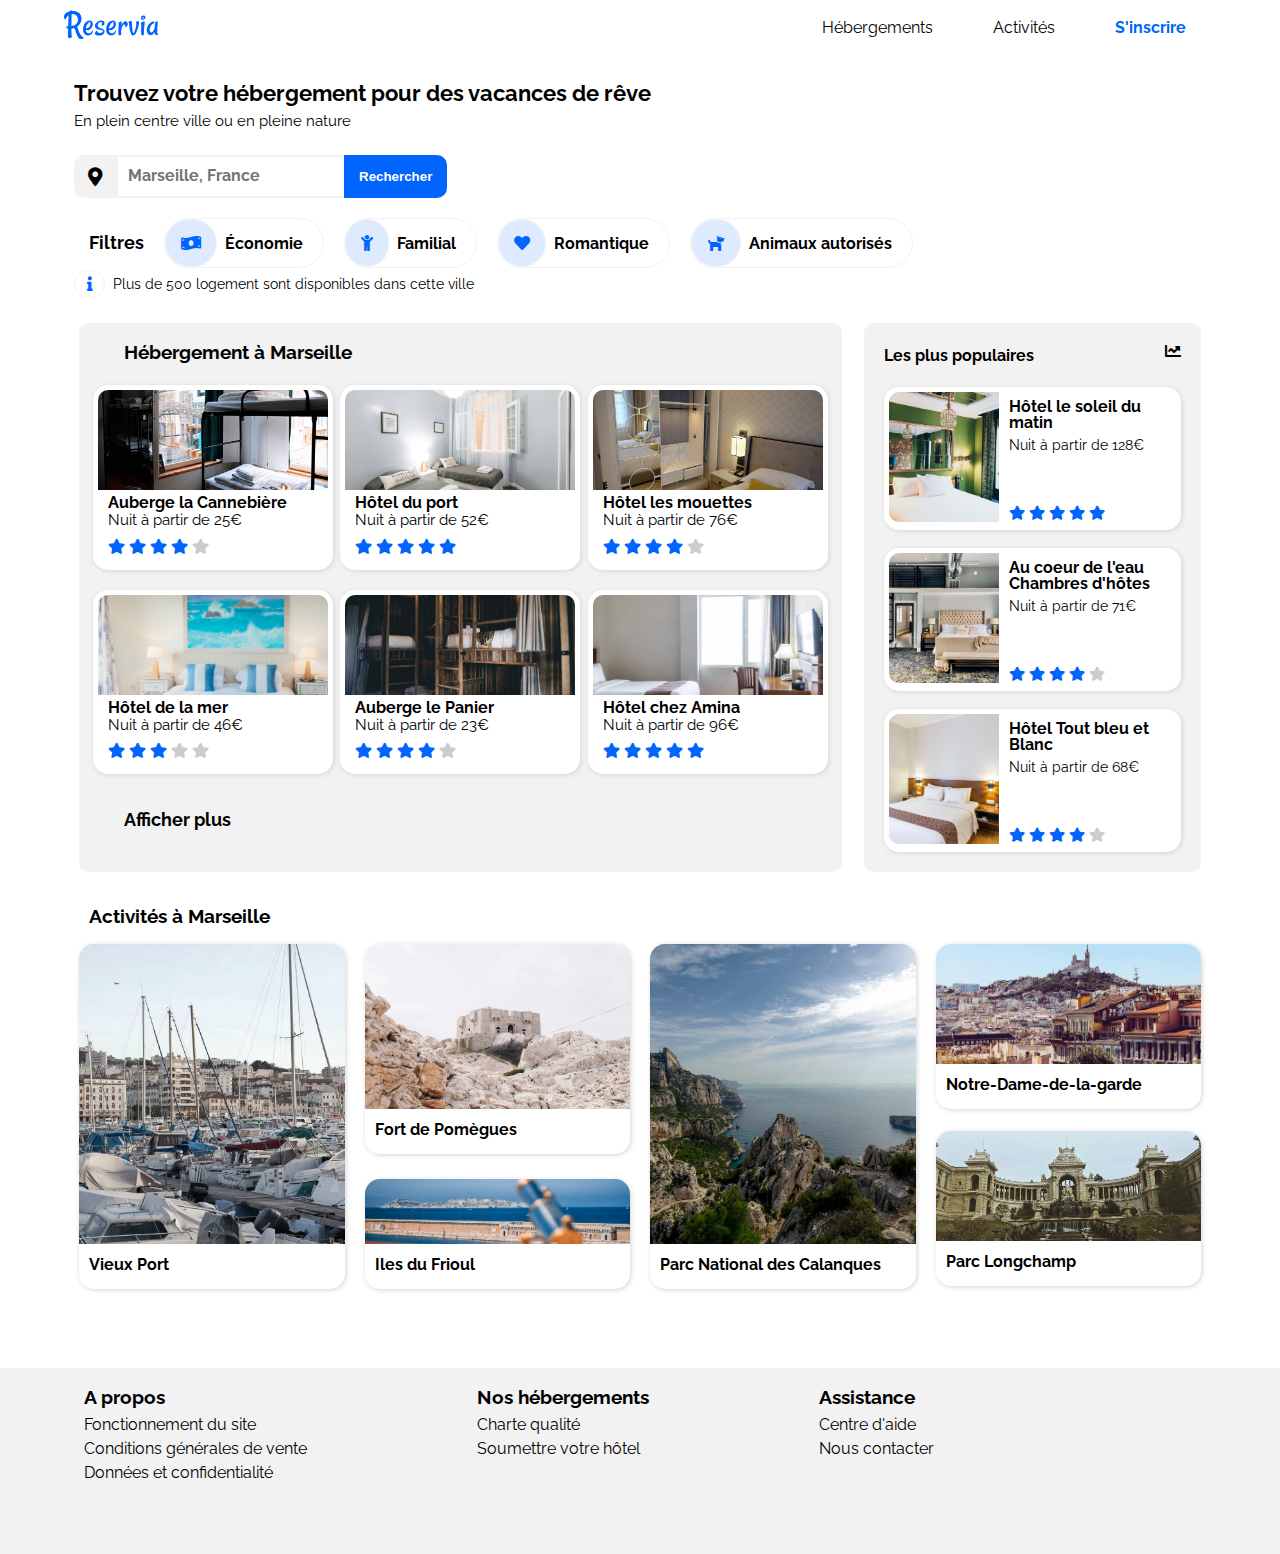
<file: index.html>
<!DOCTYPE html>
<html lang="en">
	<head>
		<meta charset="UTF-8" />
		<meta http-equiv="X-UA-Compatible" content="IE=edge" />
		<meta name="viewport" content="width=device-width, initial-scale=1.0" />
		<title>Reservia</title>

		<!-- Police Raleway Google fonts -->
		<link rel="preconnect" href="https://fonts.googleapis.com" />
		<link rel="preconnect" href="https://fonts.gstatic.com" crossorigin />
		<link
			href="https://fonts.googleapis.com/css2?family=Raleway:wght@400;500;700&display=swap"
			rel="stylesheet"
		/>

		<!-- icones font awesome -->
		<link
			rel="stylesheet"
			href="https://cdnjs.cloudflare.com/ajax/libs/font-awesome/5.15.4/css/all.min.css"
			integrity="sha512-1ycn6IcaQQ40/MKBW2W4Rhis/DbILU74C1vSrLJxCq57o941Ym01SwNsOMqvEBFlcgUa6xLiPY/NS5R+E6ztJQ=="
			crossorigin="anonymous"
			referrerpolicy="no-referrer"
		/>

		<!-- style.css -->
		<link rel="stylesheet" href="assets/css/reset.css" />
		<link rel="stylesheet" href="assets/css/style.css" />
	</head>

	<body>
		<header class="header">
			<div class="container">
				<!-- Navigation -->
				<nav class="nav">
					<ul class="nav_list">
						<li>
							<a href="index.html" class="logo-link">
								<img
									src="assets/images/logo/Reservia.svg"
									alt="logo reservia"
									class="logo"
								/>
							</a>
						</li>
						<li class="nav-item">
							<a href="#hebergement" class="nav_link liste"
								>Hébergements</a
							>
						</li>
						<li class="nav-item">
							<a href="#activite" class="nav_link liste"
								>Activités</a
							>
						</li>
						<li class="nav_item">
							<a href="#" class="liste inscription">S'inscrire</a>
						</li>
					</ul>
				</nav>
			</div>
		</header>

		<main>
			<div class="container">
				<!-- Section hero -->
				<section class="hero">
					<h1>Trouvez votre hébergement pour des vacances de rêve</h1>
					<p>En plein centre ville ou en pleine nature</p>
					<form class="recherche">
						<i class="fas fa-map-marker-alt map"></i>
						<input
							type="text"
							name="location"
							placeholder="Marseille, France"
							class="texte"
						/>
						<input
							type="submit"
							value="Rechercher"
							class="rechercher"
						/>
						<button class="logo_loupe" id="logo_loupe">
							<i class="fas fa-search loupe"></i>
						</button>
					</form>
					<!-- icones de filtres -->
					<div id="filtres">
						<p>Filtres</p>
						<ul>
							<li>
								<a href="#"
									><i
										class="
											fas
											fa-money-bill-wave
											img_filtre
										"
									></i
									>Économie</a
								>
							</li>
							<li>
								<a href="#"
									><i class="fas fa-child img_filtre"></i
									>Familial</a
								>
							</li>
							<li>
								<a href="#"
									><i class="fas fa-heart img_filtre"></i
									>Romantique</a
								>
							</li>
							<li>
								<a href="#"
									><i class="fas fa-dog img_filtre"></i
									>Animaux autorisés</a
								>
							</li>
						</ul>
					</div>
					<p id="infos">
						<i class="fas fa-info"></i>Plus de 500 logement sont
						disponibles dans cette ville
					</p>
				</section>
				<div class="content">
					<!-- partie hebergements gauche -->
					<section id="hebergement" class="hebergements_marseille">
						<h2>Hébergement à Marseille</h2>
						<ul class="hebergement_liste">
							<li>
								<a href="#">
									<figure>
										<picture>
											<source
												media="(max-width: 655px)"
												srcset="
													assets/images/hebergements/4_small/cannebiere.jpg
												"
											/>
											<source
												media="(max-width: 855px)"
												srcset="
													assets/images/hebergements/3_medium/cannebiere.jpg
												"
											/>
											<source
												media="(max-width: 1090px)"
												srcset="
													assets/images/hebergements/2_large/cannebiere.jpg
												"
											/>
											<img
												src="assets/images/hebergements/1_xlarge/laCannebiere.jpg"
												alt="Auberge de  la cannebière"
											/>
										</picture>
										<figcaption>
											<h3>Auberge la Cannebière</h3>
											<p>
												Nuit à partir de
												<strong>25€</strong>
											</p>
											<p>
												<i class="fas fa-star full"></i>
												<i class="fas fa-star full"></i>
												<i class="fas fa-star full"></i>
												<i class="fas fa-star full"></i>
												<i
													class="fas fa-star empty"
												></i>
											</p>
										</figcaption>
									</figure>
								</a>
							</li>
							<li>
								<a href="#">
									<figure>
										<picture>
											<source
												media="(max-width: 655px)"
												srcset="
													assets/images/hebergements/4_small/hotelDuPort.jpg
												"
											/>
											<source
												media="(max-width: 855px)"
												srcset="
													assets/images/hebergements/3_medium/hotelDuPort.jpg
												"
											/>
											<source
												media="(max-width: 1090px)"
												srcset="
													assets/images/hebergements/2_large/hotelDuPort.jpg
												"
											/>
											<img
												src="assets/images/hebergements/1_xlarge/hotelDuPort.jpg"
												alt="Hotel du port"
											/>
										</picture>
										<figcaption>
											<h3>Hôtel du port</h3>
											<p>
												Nuit à partir de
												<strong>52€</strong>
											</p>
											<p>
												<i class="fas fa-star full"></i>
												<i class="fas fa-star full"></i>
												<i class="fas fa-star full"></i>
												<i class="fas fa-star full"></i>
												<i class="fas fa-star full"></i>
											</p>
										</figcaption>
									</figure>
								</a>
							</li>
							<li>
								<a href="#">
									<figure>
										<picture>
											<source
												media="(max-width: 655px)"
												srcset="
													assets/images/hebergements/4_small/lesMouettes.jpg
												"
											/>
											<source
												media="(max-width: 885px)"
												srcset="
													assets/images/hebergements/3_medium/lesMouettes.jpg
												"
											/>
											<source
												media="(max-width: 1090px)"
												srcset="
													assets/images/hebergements/2_large/lesMouettes.jpg
												"
											/>
											<img
												src="assets/images/hebergements/1_xlarge/lesMouettes.jpg"
												alt="Hotel les mouettes"
											/>
										</picture>
										<figcaption>
											<h3>Hôtel les mouettes</h3>
											<p>
												Nuit à partir de
												<strong>76€</strong>
											</p>
											<p>
												<i class="fas fa-star full"></i>
												<i class="fas fa-star full"></i>
												<i class="fas fa-star full"></i>
												<i class="fas fa-star full"></i>
												<i
													class="fas fa-star empty"
												></i>
											</p>
										</figcaption>
									</figure>
								</a>
							</li>
							<li>
								<a href="#">
									<figure>
										<picture>
											<source
												media="(max-width: 655px)"
												srcset="
													assets/images/hebergements/4_small/hotelDeLaMer.jpg
												"
											/>
											<source
												media="(max-width: 885px)"
												srcset="
													assets/images/hebergements/3_medium/hotelDeLaMer.jpg
												"
											/>
											<source
												media="(max-width: 1090px)"
												srcset="
													assets/images/hebergements/2_large/hotelDeLaMer.jpg
												"
											/>
											<img
												src="assets/images/hebergements/1_xlarge/hotelDeLaMer.jpg"
												alt="Hotel de la mer"
											/>
										</picture>
										<figcaption>
											<h3>Hôtel de la mer</h3>
											<p>
												Nuit à partir de
												<strong>46€</strong>
											</p>
											<p>
												<i class="fas fa-star full"></i>
												<i class="fas fa-star full"></i>
												<i class="fas fa-star full"></i>
												<i
													class="fas fa-star empty"
												></i>
												<i
													class="fas fa-star empty"
												></i>
											</p>
										</figcaption>
									</figure>
								</a>
							</li>
							<li>
								<a href="#">
									<figure>
										<picture>
											<source
												media="(max-width: 655px)"
												srcset="
													assets/images/hebergements/4_small/lePanier.jpg
												"
											/>
											<source
												media="(max-width: 885px)"
												srcset="
													assets/images/hebergements/3_medium/lePanier.jpg
												"
											/>
											<source
												media="(max-width: 1090px)"
												srcset="
													assets/images/hebergements/2_large/lePanier.jpg
												"
											/>
											<img
												src="assets/images/hebergements/1_xlarge/lePannier.jpg"
												alt="Auberge du panier'"
											/>
										</picture>
										<figcaption>
											<h3>Auberge le Panier</h3>
											<p>
												Nuit à partir de
												<strong>23€</strong>
											</p>
											<p>
												<i class="fas fa-star full"></i>
												<i class="fas fa-star full"></i>
												<i class="fas fa-star full"></i>
												<i class="fas fa-star full"></i>
												<i
													class="fas fa-star empty"
												></i>
											</p>
										</figcaption>
									</figure>
								</a>
							</li>
							<li>
								<a href="#">
									<figure>
										<picture>
											<source
												media="(max-width: 655px)"
												srcset="
													assets/images/hebergements/4_small/amina.jpg
												"
											/>
											<source
												media="(max-width: 885px)"
												srcset="
													assets/images/hebergements/3_medium/amina.jpg
												"
											/>
											<source
												media="(max-width: 1090px)"
												srcset="
													assets/images/hebergements/2_large/amina.jpg
												"
											/>
											<img
												src="assets/images/hebergements/1_xlarge/amina.jpg"
												alt="Hotel chez Amina"
											/>
										</picture>
										<figcaption>
											<h3>Hôtel chez Amina</h3>
											<p>
												Nuit à partir de
												<strong>96€</strong>
											</p>
											<p>
												<i class="fas fa-star full"></i>
												<i class="fas fa-star full"></i>
												<i class="fas fa-star full"></i>
												<i class="fas fa-star full"></i>
												<i class="fas fa-star full"></i>
											</p>
										</figcaption>
									</figure>
								</a>
							</li>
						</ul>
						<p><a class="voir_plus" href="#">Afficher plus</a></p>
					</section>
					<!-- partie hébergements populaires a droite -->
					<aside class="hebergements_populaires">
						<header class="hebergement_populaire-titre">
							<h3>Les plus populaires</h3>
							<i class="fas fa-chart-line"></i>
						</header>
						<ul class="hebergements_populaire-liste">
							<li>
								<a href="#">
									<figure>
										<picture>
											<source
												media="(max-width: 655px)"
												srcset="
													assets/images/hebergements/4_small/soleilDuMatin.jpg
												"
											/>
											<source
												media="(max-width: 885px)"
												srcset="
													assets/images/hebergements/3_medium/soleiDuMatin.jpg
												"
											/>
											<source
												media="(max-width: 1090px)"
												srcset="
													assets/images/hebergements/2_large/soleilDuMatin.jpg
												"
											/>
											<img
												src="assets/images/hebergements/1_xlarge/soleilDuMatin.jpg"
												alt="Hotel soleil du matin"
											/>
										</picture>
										<figcaption>
											<h3>Hôtel le soleil du matin</h3>
											<p>
												Nuit à partir de
												<strong>128€</strong>
											</p>
											<p>
												<i class="fas fa-star full"></i>
												<i class="fas fa-star full"></i>
												<i class="fas fa-star full"></i>
												<i class="fas fa-star full"></i>
												<i class="fas fa-star full"></i>
											</p>
										</figcaption>
									</figure>
								</a>
							</li>
							<li>
								<a href="#">
									<figure>
										<picture>
											<source
												media="(max-width: 655px)"
												srcset="
													assets/images/hebergements/4_small/auCoeurDeLeau.jpg
												"
											/>
											<source
												media="(max-width: 885px)"
												srcset="
													assets/images/hebergements/3_medium/auCoeurDeLeau.jpg
												"
											/>
											<source
												media="(max-width: 1090px)"
												srcset="
													assets/images/hebergements/2_large/auCoeurDeLeau.jpg
												"
											/>
											<img
												src="assets/images/hebergements/1_xlarge/auCoeurDeLeau.jpg"
												alt="Hotel au coeur de l'eau"
											/>
										</picture>
										<figcaption>
											<h3>
												Au coeur de l'eau Chambres
												d'hôtes
											</h3>
											<p>
												Nuit à partir de
												<strong>71€</strong>
											</p>
											<p>
												<i class="fas fa-star full"></i>
												<i class="fas fa-star full"></i>
												<i class="fas fa-star full"></i>
												<i class="fas fa-star full"></i>
												<i
													class="fas fa-star empty"
												></i>
											</p>
										</figcaption>
									</figure>
								</a>
							</li>
							<li>
								<a href="#">
									<figure>
										<picture>
											<source
												media="(max-width: 655px)"
												srcset="
													assets/images/hebergements/4_small/bleuEtBlanc.jpg
												"
											/>
											<source
												media="(max-width: 885px)"
												srcset="
													assets/images/hebergements/3_medium/bleuetBlanc.jpg
												"
											/>
											<source
												media="(max-width: 1090px)"
												srcset="
													assets/images/hebergements/2_large/bleuEtBlanc.jpg
												"
											/>
											<img
												src="assets/images/hebergements/1_xlarge/bleuEtBlanc.jpg"
												alt="Hotel bleu et blanc"
											/>
										</picture>
										<figcaption>
											<h3>Hôtel Tout bleu et Blanc</h3>
											<p>
												Nuit à partir de
												<strong>68€</strong>
											</p>
											<p>
												<i class="fas fa-star full"></i>
												<i class="fas fa-star full"></i>
												<i class="fas fa-star full"></i>
												<i class="fas fa-star full"></i>
												<i
													class="fas fa-star empty"
												></i>
											</p>
										</figcaption>
									</figure>
								</a>
							</li>
						</ul>
					</aside>
				</div>
				<!-- section activités -->
				<section id="activite" class="activites">
					<h2>Activités à Marseille</h2>
					<ul class="activites_listes">
						<li class="element1">
							<a href="#">
								<figure>
									<picture>
										<source
											srcset="
												assets/images/activites/3_medium/vieuxPort.jpg
											"
											media="(min-width: 768px)"
										/>
										<source
											srcset="
												assets/images/activites/2_large/vieuxPort.jpg
											"
											media="(min-width: 1024px)"
										/>
										<img
											src="assets/images/activites/4_small/vieuxPort.jpg"
											alt="Le vieux Port"
										/>
									</picture>
									<figcaption>
										<h4>Vieux Port</h4>
									</figcaption>
								</figure>
							</a>
						</li>
						<li class="element2">
							<a href="#">
								<figure>
									<picture>
										<source
											srcset="
												assets/images/activites/3_medium/pommegues.jpg
											"
											media="(min-width: 768px)"
										/>
										<source
											srcset="
												assets/images/activites/2_large/pomegues.jpg
											"
											media="(min-width: 1024px)"
										/>
										<img
											src="assets/images/activites/4_small/pomegues.jpg"
											alt="Chateau de pomègues"
										/>
									</picture>
									<figcaption>
										<h4>Fort de Pomègues</h4>
									</figcaption>
								</figure>
							</a>
						</li>
						<li class="element3">
							<a href="#">
								<figure>
									<picture>
										<source
											srcset="
												assets/images/activites/3_medium/frioul.jpg
											"
											media="(min-width: 768px)"
										/>
										<source
											srcset="
												assets/images/activites/2_large/frioul.jpg
											"
											media="(min-width: 1024px)"
										/>
										<img
											src="assets/images/activites/4_small/frioul.jpg"
											alt="Les iles du frioul"
										/>
									</picture>
									<figcaption>
										<h4>Iles du Frioul</h4>
									</figcaption>
								</figure>
							</a>
						</li>
						<li class="element4">
							<a href="#">
								<figure>
									<picture>
										<source
											srcset="
												assets/images/activites/3_medium/calanques.jpg
											"
											media="(min-width: 768px)"
										/>
										<source
											srcset="
												assets/images/activites/2_large/calanques.jpg
											"
											media="(min-width: 1024px)"
										/>
										<img
											src="assets/images/activites/4_small/calanques.jpg"
											alt="Parc national des calanques"
										/>
									</picture>
									<figcaption>
										<h4>Parc National des Calanques</h4>
									</figcaption>
								</figure>
							</a>
						</li>
						<li class="element5">
							<a href="#">
								<figure>
									<picture>
										<source
											srcset="
												assets/images/activites/3_medium/notreDame.jpg
											"
											media="(min-width: 768px)"
										/>
										<source
											srcset="
												assets/images/activites/2_large/notreDame.jpg
											"
											media="(min-width: 1024px)"
										/>
										<img
											src="assets/images/activites/4_small/notreDame.jpg"
											alt="Notre dame de la garde"
										/>
									</picture>
									<figcaption>
										<h4>Notre-Dame-de-la-garde</h4>
									</figcaption>
								</figure>
							</a>
						</li>
						<li class="element6">
							<a href="#">
								<figure>
									<picture>
										<source
											srcset="
												assets/images/activites/3_medium/longchamp.jpg
											"
											media="(min-width: 768px)"
										/>
										<source
											srcset="
												assets/images/activites/2_large/longchamp.jpg
											"
											media="(min-width: 1024px)"
										/>
										<img
											src="assets/images/activites/4_small/longchamp.jpg"
											alt="PArc de Longchamp"
										/>
									</picture>
									<figcaption>
										<h4>Parc Longchamp</h4>
									</figcaption>
								</figure>
							</a>
						</li>
					</ul>
				</section>
			</div>
		</main>

		<!-- footer -->
		<footer class="footer">
			<div class="container">
				<section class="section_infos">
					<h5>A propos</h5>
					<ul>
						<li><a href="#">Fonctionnement du site</a></li>
						<li><a href="#">Conditions générales de vente</a></li>
						<li><a href="#">Données et confidentialité</a></li>
					</ul>
				</section>
				<section class="section_qualite">
					<h5>Nos hébergements</h5>
					<ul>
						<li><a href="#">Charte qualité</a></li>
						<li><a href="#">Soumettre votre hôtel</a></li>
					</ul>
				</section>
				<section class="section_contact">
					<h5>Assistance</h5>
					<ul>
						<li><a href="#">Centre d'aide</a></li>
						<li><a href="#">Nous contacter</a></li>
					</ul>
				</section>
			</div>
		</footer>
	</body>
</html>
</file>
<file: assets/css/style.css>
/* ------ reset css ------ */

*,
*::before,
*::after {
	margin: 0;
	padding: 0;
	box-sizing: border-box;
	scroll-behavior: smooth;
}

/* ------ variable css ------ */

:root {
	--clr-primary-blue: #0065fc;
	--clr-secondary-blue: #deebff;
	--clr-bg-gray: #f2f2f2;
	--clr-hover: #007dcf;
	--white: #fff;
	--black: #000;
}

/* ------ global css ------ */

body {
	font-family: 'Raleway', sans-serif;
	padding-top: 0px;
	margin-top: 0px;
	margin: auto;
}

img {
	width: 100%;
	/* height: 100%; */
	object-fit: cover;
	margin: 0;
	padding: 0;
}

.container {
	width: 90%;
	max-width: 1400px;
	margin: 0 auto;
}

.full {
	color: var(--clr-primary-blue);
}

.empty {
	color: #ccc;
}

/* Navigation */

.logo {
	width: 95px;
	height: 45px;
}

nav ul li .liste {
	display: flex;
	text-decoration: none;
	padding: 0px 30px 0px 30px;
	align-items: center;
	color: var(--black);
	font-size: 1em;
	height: 50px;
}

nav li:nth-child(1) {
	flex: 1;
}

nav ul {
	display: flex;
	justify-content: flex-end;
	list-style-type: none;
	width: 100%;
	margin-top: 0;
	padding: 0;
}

nav li {
	display: flex;
	margin-top: 0px;
	border-top: 2px solid transparent;
}

nav ul .nav_link,
nav ul .inscription {
	border-top: 2px solid transparent;
}

nav ul .nav_link:hover,
nav ul .inscription:hover {
	border-top: 2px solid var(--clr-primary-blue);
}

nav a:hover {
	color: var(--clr-primary-blue) !important;
}

.inscription {
	color: var(--clr-primary-blue) !important;
	font-weight: bold;
}

/* section filtres et recherche */

section h1 {
	font-size: 1.4em;
	font-weight: 700;
	margin: 30px 0px 10px 10px;
	padding: 0px 0px 0px 0px;
}
section p {
	font-size: 0.95em;
	margin: 2px 0px 10px 10px;
}
.recherche {
	font-size: 1.2em;
	font-weight: 700;
	display: flex;
	border-radius: 10px;
	margin: 25px 0px 10px 10px;
}
.fa-map-marker-alt {
	padding: 12px 14px 12px 14px;
	background-color: var(--clr-bg-gray);
	border-radius: 10px 0px 0px 10px;
}
.texte {
	font-family: 'Raleway', sans-serif;
	padding: 0px 50px 0px 10px;
	border-color: var(--clr-bg-gray);
	border-style: solid;
}
.texte::placeholder {
	/* color: var(--black); */
	font-size: 1.2em;
	font-weight: 700;
}
.rechercher {
	padding: 10px 15px 10px 15px;
	margin-left: -8px;
	color: var(--white);
	background-color: var(--clr-primary-blue);
	border-radius: 0 10px 10px 0;
	font-weight: bold;
	border-color: var(--clr-bg-gray);
	border: none;
}
.rechercher:hover,
.loupe:hover {
	background-color: blue;
}
.hero .logo_loupe {
	display: flex;
	justify-content: center;
	align-items: center;
	width: auto;
	height: auto;
	margin: 0 0 0 -8px;
	padding: 0;
	border-radius: 10px;
	border: none;
}
#logo_loupe {
	display: none;
}
.loupe {
	color: var(--white);
	background-color: var(--clr-primary-blue);
	padding: 12px 15px 12px 15px;
	font-size: 1.6em;
	border-radius: 10px;
	border: none;
}
#filtres {
	display: flex;
	margin-top: 20px;
}
#filtres p {
	font-size: 1.1em;
	font-weight: bold;
	margin: auto 0 auto 25px;
}

#filtres ul {
	width: 100%;
	display: flex;
	flex-wrap: wrap;
	padding-left: 20px;
}

#filtres li {
	display: flex;
	border: 1px solid var(--clr-bg-gray);
	border-radius: 25px;
	text-decoration: none;
	margin-right: 20px;
}
#filtres li:hover {
	background-color: var(--clr-secondary-blue);
}

#filtres li:hover i {
	background-color: var(--white);
}
#filtres ul li a {
	text-decoration: none;
	font-size: 1em;
	font-weight: bold;
	color: var(--black);
	padding-right: 20px;
	border-radius: 25px;
}

#filtres ul li a i {
	border: 1px solid var(--clr-bg-gray);
	padding: 15px 15px 15px 15px;
	background-color: var(--clr-secondary-blue);
	color: var(--clr-primary-blue);
	border-radius: 25px;
	margin-right: 8px;
}

#infos i {
	border: 1px solid var(--clr-bg-gray);
	padding: 6px 12px 6px 12px;
	color: var(--clr-primary-blue);
	border-radius: 100px;
	margin-right: 8px;
}

#infos {
	font-size: 0.9em;
	margin-bottom: 25px;
}

/* Section hebergement, partie gauche */

section.hebergements_marseille {
	width: 68%;
}
.content {
	display: flex;
	flex-direction: row;
	justify-content: space-between;
	margin: 0 15px;
}

.content section,
aside {
	border-radius: 10px;
	background-color: var(--clr-bg-gray);
}

.content h2 {
	font-size: 1.2em;
	font-weight: bold;
	margin: 20px 0px 8px 45px;
}

.content h3 {
	font-size: 1em;
	font-weight: 700;
	margin-top: 2px;
	margin-bottom: 2px;
	padding-left: 10px;
}

#hebergement_liste p {
	font-size: 0.9em;
	margin-bottom: 2px;
}

.content a {
	width: auto;
	text-decoration: none;
	color: var(--black);
}

.hebergement_liste {
	display: flex;
	flex-wrap: wrap;
	justify-content: space-around;
	align-content: center;
	width: auto;
	padding: 15px 10px 15px 10px;
	margin: 0;
}
.hebergement_liste figure {
	display: flex;
	flex-direction: column;
	width: 100%;
}
.hebergement_liste li {
	display: flex;
	list-style-type: none;
	background-color: var(--white);
	width: auto;
	box-shadow: 1px 1px 5px rgb(212, 212, 212);
	border-radius: 15px;
	margin-bottom: 20px;
}

.hebergement_liste li:hover {
	transform: scale(1.03);
	transition: ease 0.4s;
}

.hebergement_liste figure {
	width: auto;
	margin: 5px 5px 5px 5px;
}
.hebergement_liste img {
	border-radius: 10px 10px 0px 0px;
	width: 230px;
	height: 100px;
}

.voir_plus {
	font-size: 1.2em;
	font-weight: 700;
	margin-left: 35px;
}

.voir_plus:hover {
	color: var(--clr-hover);
}

/*Section hébèregemnts populaires, partie droite*/

aside.hebergements_populaires {
	width: 30%;
}

.content header {
	display: flex;
	justify-content: space-between;
	align-items: center;
	margin: 20px 20px 0 20px;
}

.content header h3 {
	margin: 0;
	padding: 0;
}

.content header i {
	margin-left: 90px;
	margin-bottom: 10px;
}

ul.hebergements_populaire-liste {
	display: flex;
	flex-direction: column;
	padding: 10px 20px;
	margin-top: 0;
}

.hebergements_populaire-liste p {
	font-size: 0.9em;
	margin: 5px 0px 0px 10px;
}

.hebergements_populaire-liste figure figcaption p:nth-child(2) {
	margin-bottom: auto;
}
.hebergements_populaire-liste img {
	border-radius: 10px 0px 0px 10px;
	width: 110px;
	min-width: 110px;
	height: 130px;
}

.hebergements_populaire-liste li {
	display: flex;
	list-style-type: none;
	background-color: var(--white);
	border-radius: 15px;
	box-shadow: 1px 1px 5px rgb(212, 212, 212);
	margin-top: 8px;
	margin-bottom: 10px;
	width: 100%;
	height: auto;
}
.hebergements_populaire-liste li:hover {
	transform: scale(1.03);
	transition: ease 0.4s;
}

.hebergements_populaire-liste figure {
	display: flex;
	flex-direction: row;
	margin: 5px 5px 5px 5px;
	/* width: 250px;
    height: 110px; */
}

.hebergements_populaire-liste figure figcaption {
	display: flex;
	justify-content: space-between;
	flex-direction: column;
	padding: 5px 0;
}

/* Section Activites, css grid */

.activites {
	margin: 0 15px 20px 15px;
}
.activites h2 {
	margin: 35px 0 18px 10px;
	font-weight: bold;
	font-size: 1.2em;
}
.activites img {
	border-radius: 15px 15px 0px 0px;
}

.activites ul {
	display: grid;
	grid-template-columns: 1fr 1fr 1fr 1fr;
	grid-template-rows: 2fr 0.2fr 0.2fr 2fr;
	width: 100%;
	padding: 0;
	grid-column-gap: 20px;
	margin-bottom: 0px;
}
.activites li {
	display: grid;
	list-style-type: none;
	background-color: var(--white);
	border-radius: 15px;
	margin: 0;
	padding: 0;
	transition: all ease-in-out 0.4s;
}
.activites li:hover {
	transform: scale(1.03);
}

.activites a {
	text-decoration: none;
	color: var(--black);
}

.activites figure {
	margin: 0;
	padding-bottom: 6px;
	box-shadow: 1px 1px 5px rgb(212, 212, 212);
	border-radius: 15px;
}

.activites h4 {
	padding: 0;
	margin: 10px;
	font-weight: bold;
	font-size: 1em;
}

.activites .element1 img {
	height: 300px;
}

.activites .element1 {
	height: 380px;
	grid-column: 1;
	grid-row: 1 / span 4;
}

.activites .element2 img {
	height: 165px;
}

.activites .element2 {
	height: 220px;
	grid-column: 2;
	grid-row: 1 / span 3;
}

.activites .element3 img {
	height: 65px;
}

.activites .element3 {
	margin-top: 15px;
	height: 155px;
	grid-column: 2;
	grid-row: 4 / span 1;
}

.activites .element4 img {
	height: 300px;
}

.activites .element4 {
	height: 380px;
	grid-column: 3;
	grid-row: 1 / span 4;
}

.activites .element5 img {
	height: 120px;
}

.activites .element5 {
	height: 100px;
	grid-column: 4;
	grid-row: 1 / span 2;
}

.activites .element6 img {
	height: 110px;
}

.activites .element6 {
	margin-top: -15px;
	height: 120px;
	grid-column: 4;
	grid-row: 3 / span 2;
}

/* footer */

footer {
	background-color: var(--clr-bg-gray);
	padding-top: 10px;
	padding-bottom: 15px;
}

footer .container {
	display: flex;
	margin-bottom: 50px;
}

footer section {
	display: flex;
	flex-direction: column;
	margin-right: 150px;
	margin-left: 20px;
}

footer h5 {
	font-size: 1.2em;
	font-weight: bold;
	margin-top: 10px;
	margin-bottom: 0;
}

footer ul {
	padding-left: 0;
	margin-top: 10px;
}

footer li {
	font-size: 1em;
	list-style-type: none;
	margin-bottom: 8px;
}

footer a {
	text-decoration: none;
	color: var(--black);
}

footer a:hover {
	color: var(--clr-hover);
}

/* Ecran de largeur maximale 1090px */

@media screen and (max-width: 1090px) {
	.container {
		width: 98%;
		margin: 0 auto;
	}
	#filtres {
		flex-direction: column;
	}
	#filtres li {
		margin-bottom: 15px;
	}
	.content {
		flex-direction: column-reverse;
		margin: 0;
		width: auto;
	}
	aside.hebergements_populaires {
		width: 98%;
		margin: 0 auto 30px auto;
	}
	.content .hebergements_marseille {
		width: 98%;
		margin: 0 auto;
	}
	ul.hebergements_populaire-liste {
		width: auto;
		flex-direction: row;
	}
	.hebergements_populaire-liste li {
		margin-right: 20px;
	}
	.hebergement_liste li {
		width: 260px;
	}
	.hebergement_liste img {
		width: 250px;
	}
	.activites {
		margin-bottom: 50px !important;
	}

	.activites img {
		border-radius: 15px 15px 0px 0px;
		width: 100% !important;
		height: 150px !important;
	}
	.activites ul {
		display: grid;
		grid-template-columns: 1fr 1fr 1fr;
		grid-template-rows: 1fr 1fr;
		width: auto;
		padding: 0;
		grid-gap: 20px;
	}
	.activites li {
		border-radius: 15px;
		width: 100% !important;
		height: 100% !important;
		box-shadow: 1px 1px 5px rgb(212, 212, 212);
		padding: 0 !important;
		margin: 0 !important;
	}
	.activites figure {
		box-shadow: none;
	}
	.activites h4 {
		margin: 10px;
		font-weight: bold;
		font-size: 1em;
	}
	.activites .element1 {
		grid-column: 1;
		grid-row: 1 / span 1;
	}

	.activites .element2 {
		grid-column: 1;
		grid-row: 2 / span 1;
	}

	.activites .element3 {
		grid-column: 2;
		grid-row: 1 / span 1;
	}

	.activites .element4 {
		grid-column: 2;
		grid-row: 2 / span 1;
	}

	.activites .element5 {
		grid-column: 3;
		grid-row: 1 / span 1;
	}

	.activites .element6 {
		grid-column: 3;
		grid-row: 2 / span 1;
	}

	footer section {
		margin-right: 50px;
	}
}

/* Ecran de largeur maximale 885px ( tablettes ) */

@media screen and (max-width: 885px) {
	#filtres p {
		margin-bottom: 10px;
	}

	.voir_plus {
		margin-left: 55px;
	}

	ul.hebergements_populaire-liste {
		flex-direction: column;
	}

	.hebergements_populaire-liste img {
		/* width: 100%; */
		width: 180px;
	}

	footer section {
		margin-right: 50px;
	}
}

/* Ecran de largeur maximale 655px ( mobile ) */

@media screen and (max-width: 655px) {
	.container {
		width: 100%;
	}
	nav {
		height: 100%;
	}
	nav a {
		display: flex;
		width: 100%;
		justify-content: center;
	}
	nav ul .inscription {
		padding: 0 !important;
		width: 120px;
	}
	nav ul .logo-link {
		justify-content: flex-start;
		margin-left: 15px;
	}
	nav ul {
		display: grid;
		grid-template-columns: 1fr 1fr;
		grid-template-rows: 1fr 1fr;
		justify-content: stretch;
		align-items: center;
		width: auto;
	}
	nav ul li:nth-child(1) {
		grid-column: 1 / span 1;
		grid-row: 1 / span 1;
	}
	nav ul li:nth-child(2) {
		grid-column: 1 / span 2;
		grid-row: 2 / span 1;
		width: 50%;
	}
	nav ul li:nth-child(3) {
		grid-column: 2 / span 1;
		grid-row: 2 / span 1;
	}
	nav ul li:nth-child(4) {
		grid-column: 2 / span 1;
		grid-row: 1 / span 1;
		justify-self: end;
	}

	nav ul .nav_link:hover {
		border-bottom: 2px solid var(--clr-primary-blue) !important;
		border-top: none;
	}
	nav ul .nav_link {
		border-bottom: 2px solid #ccc;
		border-top: none;
		justify-content: center;
	}

	nav ul li:nth-child(4) {
		border-bottom: 2px solid transparent;
	}

	#logo_loupe {
		display: initial;
	}
	.rechercher {
		display: none;
	}

	.hebergement_liste {
		display: flex;
		flex-direction: column;
	}
	.hebergement_liste li {
		width: 100%;
	}
	.hebergement_liste a {
		width: 100%;
	}
	.hebergement_liste img {
		width: 100%;
		height: 120px;
	}

	.voir_plus {
		margin-left: 0;
	}

	aside.hebergements_populaires {
		width: 100%;
		border-radius: 0;
	}

	.hebergements_populaire-liste img {
		width: 110px;
	}
	.content section {
		background-color: var(--white);
	}
	.activites ul {
		display: flex;
		flex-direction: column;
	}
	footer .container {
		flex-direction: column;
	}

	footer h5 {
		padding: 15px 0;
	}

	footer li {
		padding: 5px 0;
	}
}
</file>
